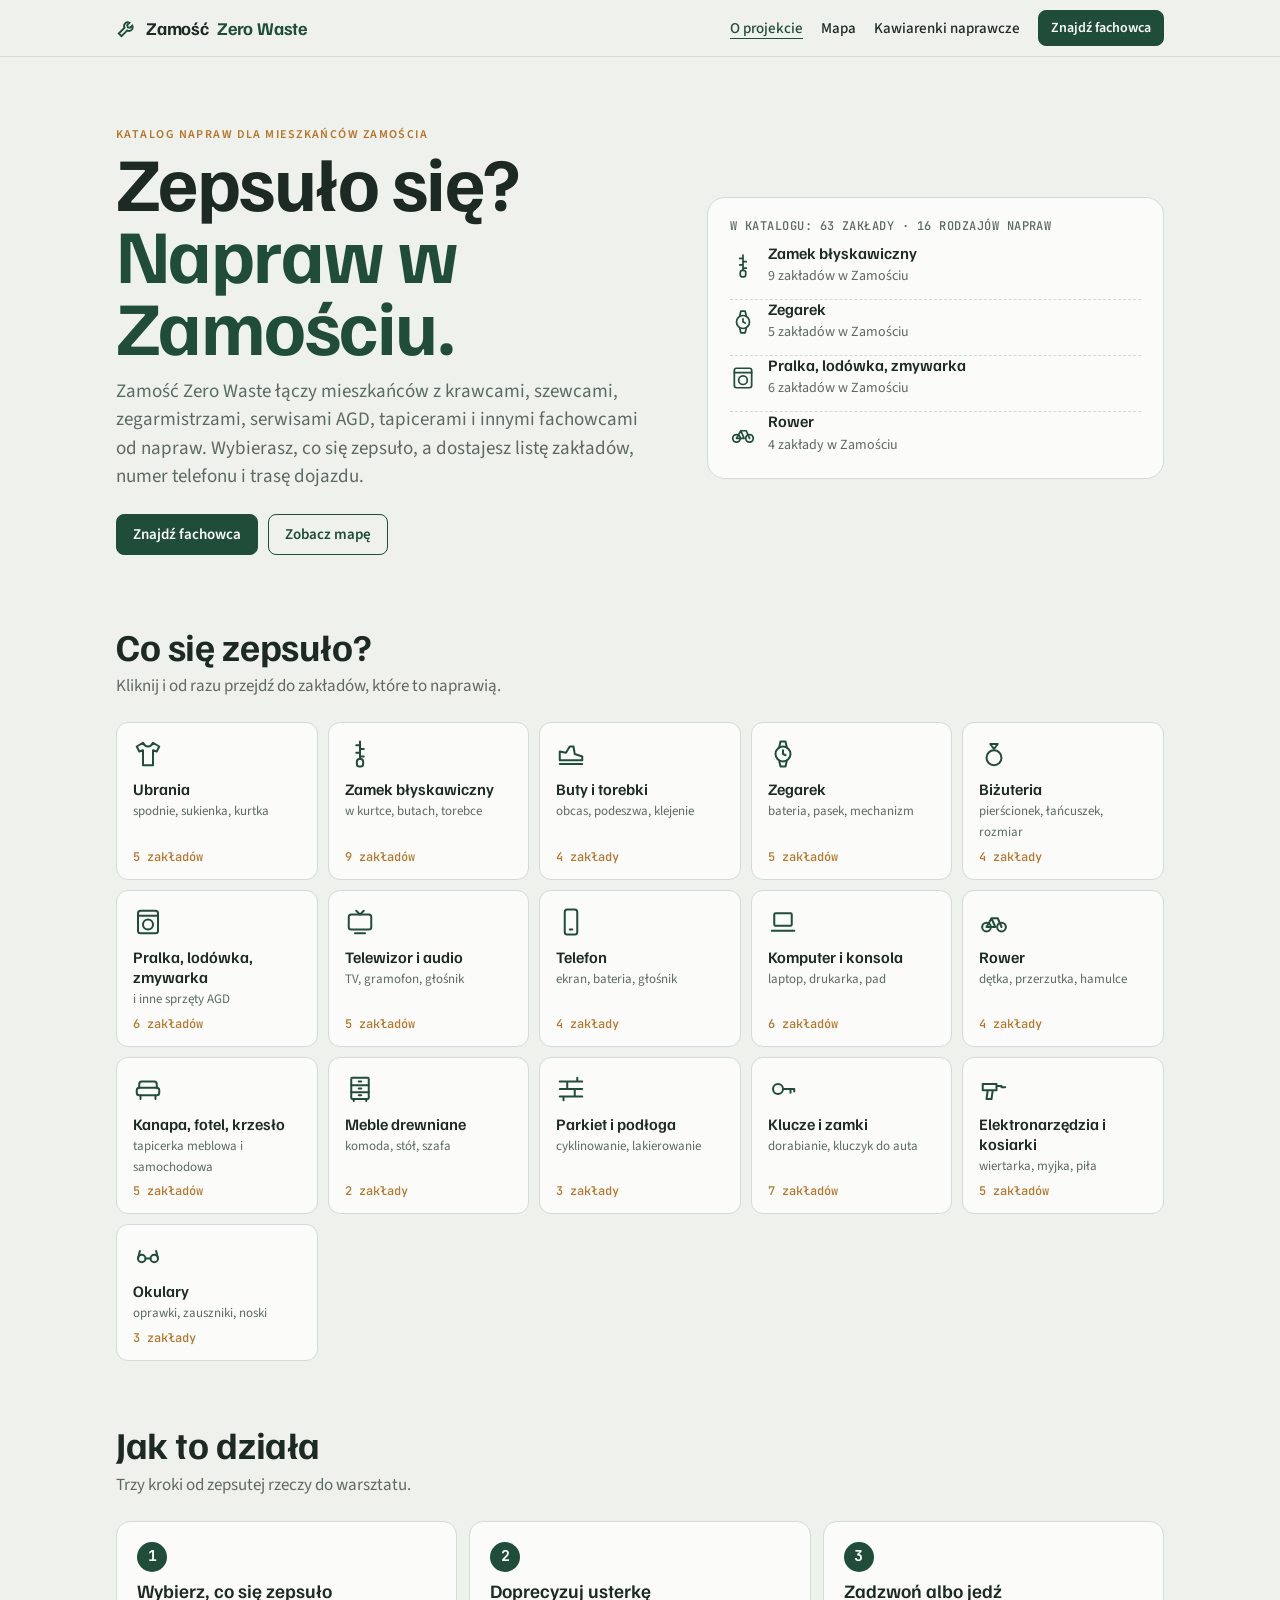
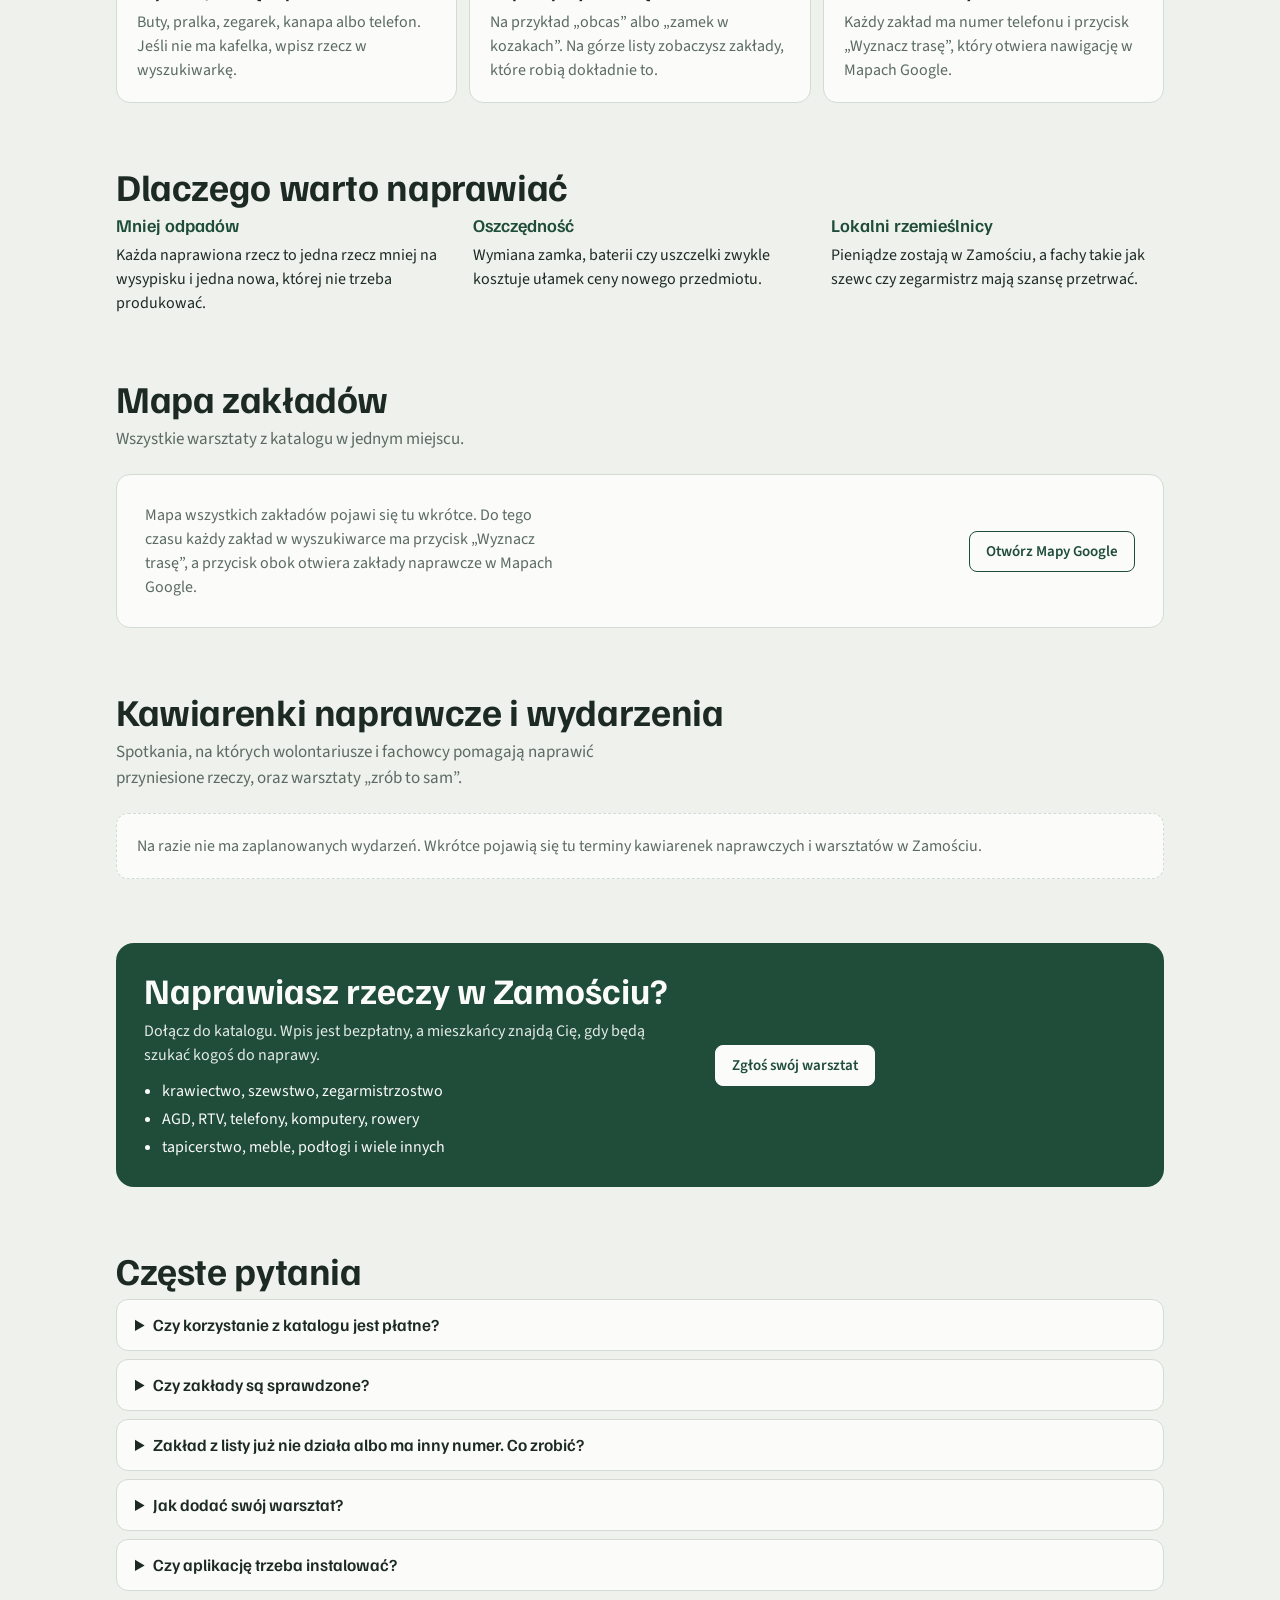
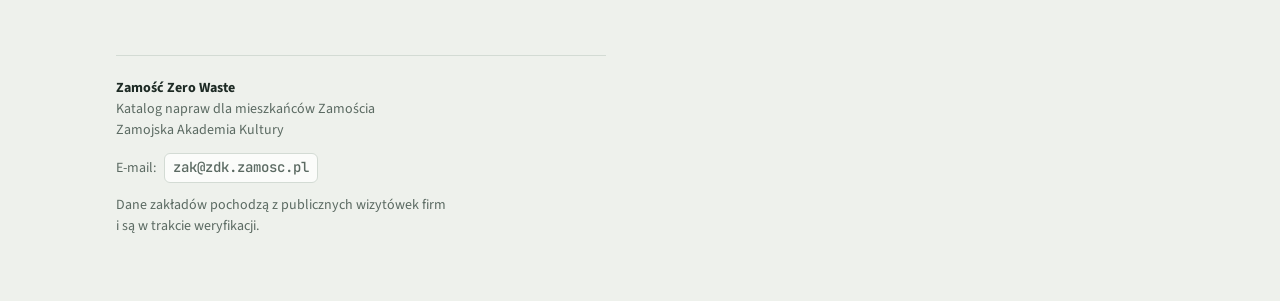
<file: index.html>
<!doctype html>
<html lang="pl">
<head>
<meta charset="utf-8">
<meta name="viewport" content="width=device-width,initial-scale=1,viewport-fit=cover">
<title>Zamość Zero Waste</title>
<meta name="description" content="Katalog napraw dla mieszkańców Zamościa: krawcy, szewcy, zegarmistrze, serwisy AGD i inni fachowcy.">
<meta property="og:title" content="Zamość Zero Waste">
<meta property="og:description" content="Katalog napraw dla mieszkańców Zamościa: krawcy, szewcy, zegarmistrze, serwisy AGD i inni fachowcy.">
<meta name="theme-color" content="#1f4d3a">
<link rel="preconnect" href="https://fonts.googleapis.com">
<link rel="stylesheet" href="https://fonts.googleapis.com/css2?family=Familjen+Grotesk:wght@500;600;700&family=Source+Sans+3:wght@400;500;600&family=JetBrains+Mono:wght@500&display=swap">
<link rel="stylesheet" href="style.css">
</head>
<body>
<nav class="nav" aria-label="Menu">
  <div class="in">
    <a class="logo" href="index.html"><svg width="22" height="22" viewBox="0 0 24 24" fill="none" stroke="currentColor" stroke-width="2" stroke-linecap="round" aria-hidden="true"><path d="M14.7 6.3a4 4 0 0 0-5.4 5.4L3 18l3 3 6.3-6.3a4 4 0 0 0 5.4-5.4l-2.5 2.5-2.4-.6-.6-2.4z"/></svg>Zamość <span>Zero Waste</span></a>
    <a class="nl" href="index.html" aria-current="page">O projekcie</a>
    <a class="nl" href="#mapa">Mapa</a>
    <a class="nl" href="#wydarzenia">Kawiarenki naprawcze</a>
    <a class="btn sm" href="aplikacja.html">Znajdź fachowca</a>
  </div>
</nav>
<div class="wrap">
  <header class="hero">
    <div>
      <span class="eyebrow">Katalog napraw dla mieszkańców Zamościa</span>
      <h1>Zepsuło się?<br><span>Napraw w Zamościu.</span></h1>
      <p class="lead">Zamość Zero Waste łączy mieszkańców z krawcami, szewcami, zegarmistrzami, serwisami AGD, tapicerami i innymi fachowcami od napraw. Wybierasz, co się zepsuło, a dostajesz listę zakładów, numer telefonu i trasę dojazdu.</p>
      <div class="cta">
        <a class="btn" href="aplikacja.html">Znajdź fachowca</a>
        <a class="btn ghost" href="#mapa">Zobacz mapę</a>
      </div>
    </div>
    <aside class="bench" aria-label="Przykłady z katalogu">
      <span class="tag-line" id="benchHead">W KATALOGU</span>
      <div id="bench"></div>
    </aside>
  </header>

  <section class="sec" id="kategorie">
    <h2>Co się zepsuło?</h2>
    <p class="intro">Kliknij i od razu przejdź do zakładów, które to naprawią.</p>
    <div class="tiles" id="tiles"></div>
  </section>

  <section class="sec" id="jak">
    <h2>Jak to działa</h2>
    <p class="intro">Trzy kroki od zepsutej rzeczy do warsztatu.</p>
    <ol class="how">
      <li><h3>Wybierz, co się zepsuło</h3><p>Buty, pralka, zegarek, kanapa albo telefon. Jeśli nie ma kafelka, wpisz rzecz w wyszukiwarkę.</p></li>
      <li><h3>Doprecyzuj usterkę</h3><p>Na przykład „obcas” albo „zamek w kozakach”. Na górze listy zobaczysz zakłady, które robią dokładnie to.</p></li>
      <li><h3>Zadzwoń albo jedź</h3><p>Każdy zakład ma numer telefonu i przycisk „Wyznacz trasę”, który otwiera nawigację w Mapach Google.</p></li>
    </ol>
  </section>

  <section class="sec">
    <h2>Dlaczego warto naprawiać</h2>
    <div class="why3">
      <div><h3>Mniej odpadów</h3><p>Każda naprawiona rzecz to jedna rzecz mniej na wysypisku i jedna nowa, której nie trzeba produkować.</p></div>
      <div><h3>Oszczędność</h3><p>Wymiana zamka, baterii czy uszczelki zwykle kosztuje ułamek ceny nowego przedmiotu.</p></div>
      <div><h3>Lokalni rzemieślnicy</h3><p>Pieniądze zostają w Zamościu, a fachy takie jak szewc czy zegarmistrz mają szansę przetrwać.</p></div>
    </div>
  </section>

  <section class="sec" id="mapa">
    <h2>Mapa zakładów</h2>
    <p class="intro">Wszystkie warsztaty z katalogu w jednym miejscu.</p>
    <div class="mapframe" id="mapbox"></div>
  </section>

  <section class="sec" id="wydarzenia">
    <h2>Kawiarenki naprawcze i wydarzenia</h2>
    <p class="intro">Spotkania, na których wolontariusze i fachowcy pomagają naprawić przyniesione rzeczy, oraz warsztaty „zrób to sam”.</p>
    <div class="evlist" id="evlist"></div>
  </section>

  <section class="sec">
    <div class="band">
      <div>
        <h2>Naprawiasz rzeczy w Zamościu?</h2>
        <p>Dołącz do katalogu. Wpis jest bezpłatny, a mieszkańcy znajdą Cię, gdy będą szukać kogoś do naprawy.</p>
        <ul><li>krawiectwo, szewstwo, zegarmistrzostwo</li><li>AGD, RTV, telefony, komputery, rowery</li><li>tapicerstwo, meble, podłogi i wiele innych</li></ul>
      </div>
      <a class="btn" href="aplikacja.html#dodaj">Zgłoś swój warsztat</a>
    </div>
  </section>

  <section class="sec" id="pytania">
    <h2>Częste pytania</h2>
    <div class="faq">
      <details><summary>Czy korzystanie z katalogu jest płatne?</summary><p>Nie. Katalog jest bezpłatny dla mieszkańców i dla zakładów. Cenę naprawy ustalasz bezpośrednio z fachowcem.</p></details>
      <details><summary>Czy zakłady są sprawdzone?</summary><p>Katalog jest w wersji testowej. Dane pochodzą z publicznych wizytówek firm i są stopniowo weryfikowane. Przed wizytą zadzwoń i potwierdź godziny otwarcia.</p></details>
      <details><summary>Zakład z listy już nie działa albo ma inny numer. Co zrobić?</summary><p>Wypełnij formularz „Zgłoś swój warsztat” i wybierz „Ten zakład już nie działa” albo „Poprawka istniejącego wpisu”. Poprawimy dane.</p></details>
      <details><summary>Jak dodać swój warsztat?</summary><p>Wypełnij krótki formularz na stronie wyszukiwarki. Wpis pojawi się po sprawdzeniu.</p></details>
      <details><summary>Czy aplikację trzeba instalować?</summary><p>Nie. Działa w przeglądarce na telefonie i komputerze. Możesz dodać ją do ekranu głównego telefonu z menu przeglądarki.</p></details>
    </div>
  </section>

  <footer class="sitefoot" id="stopka"></footer>
</div>

<script src="config.js"></script>
<script src="dane.js"></script>
<script src="wspolne.js"></script>
<script src="strona.js"></script>
</body>
</html>
</file>
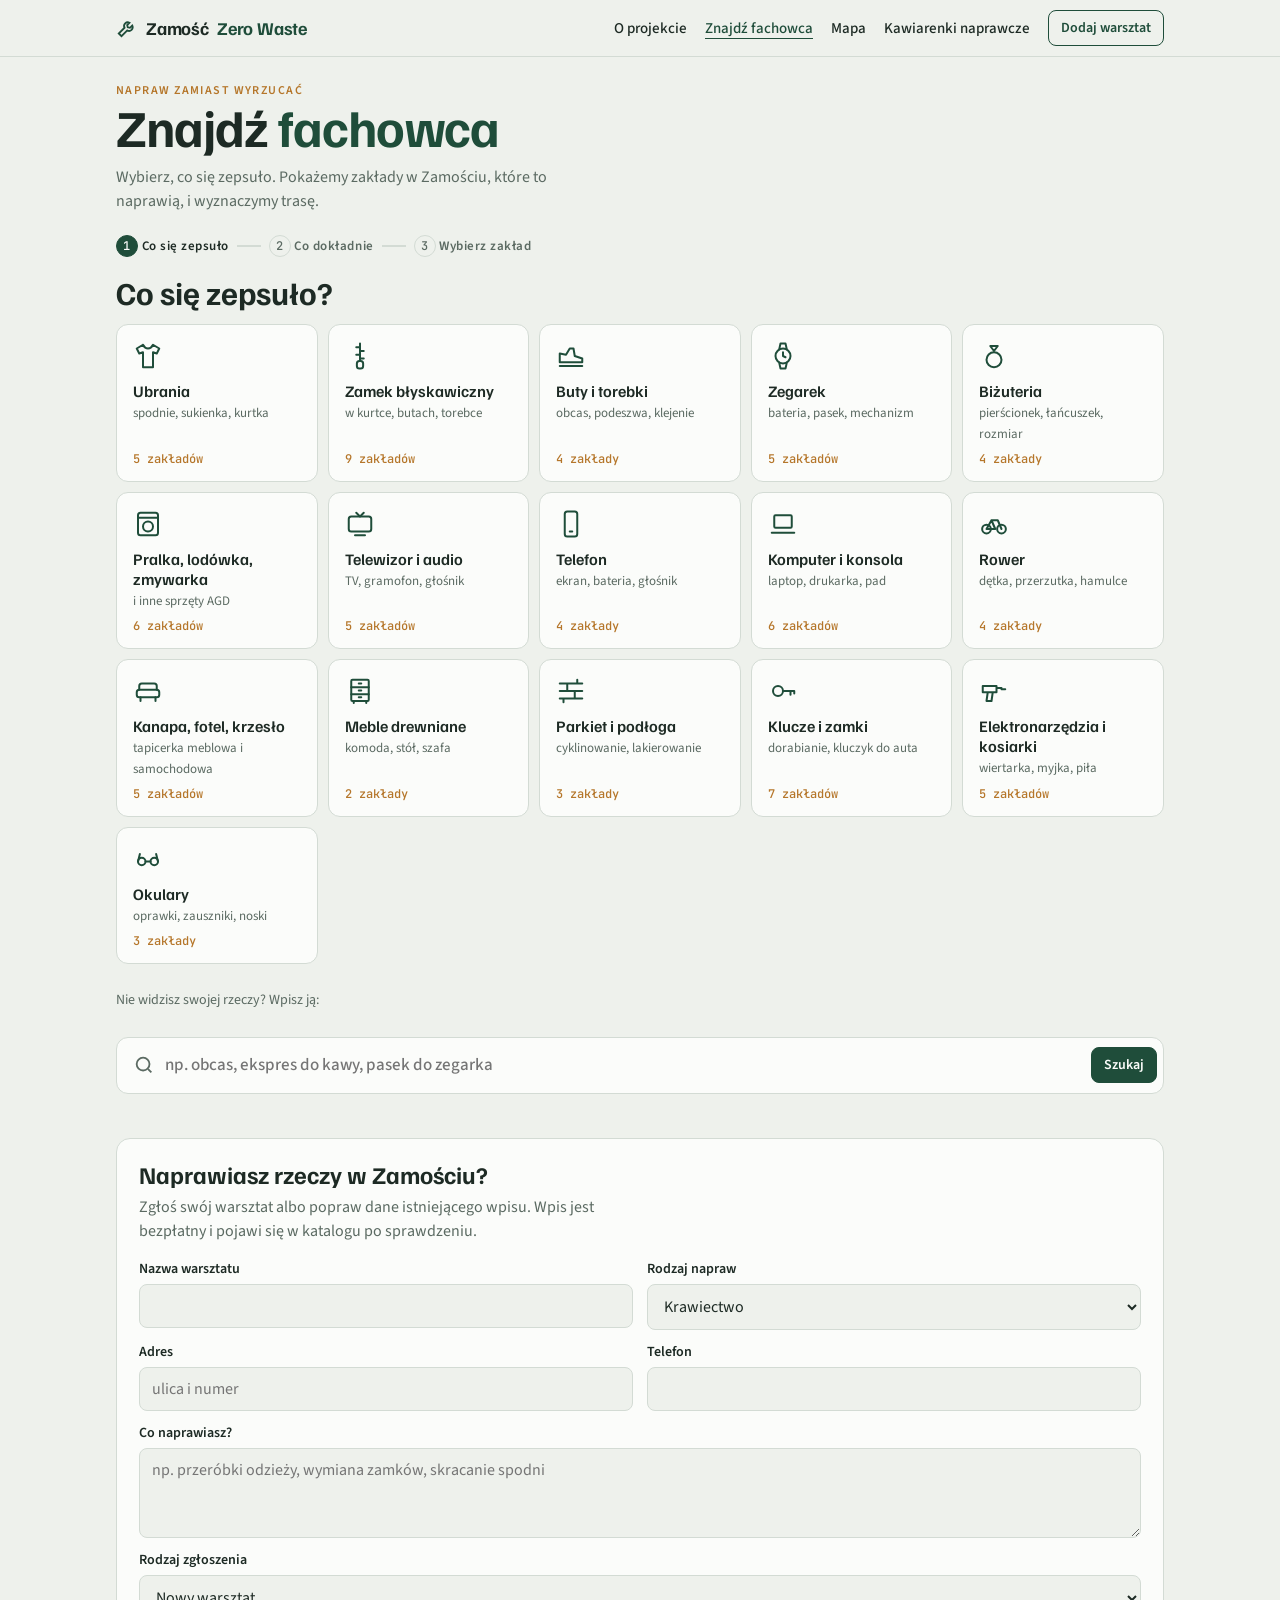
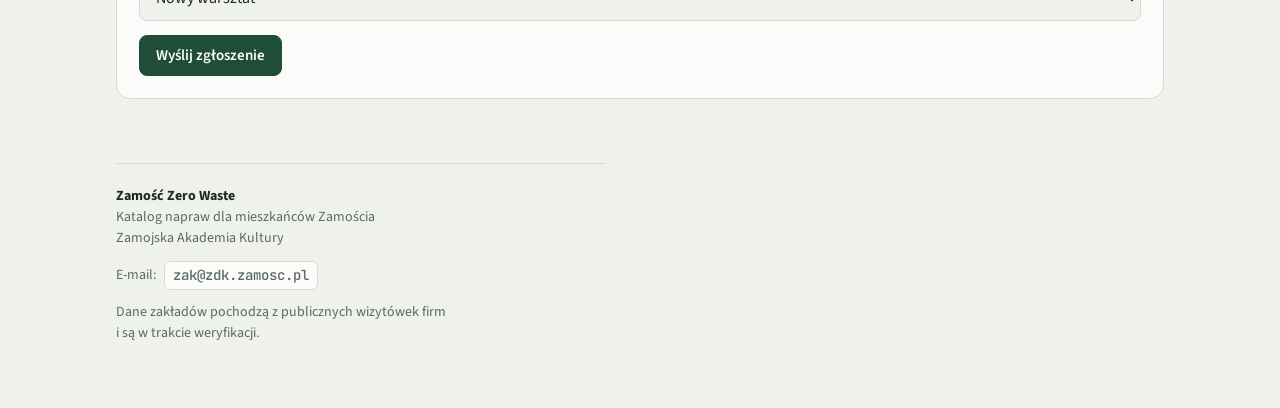
<file: aplikacja.html>
<!doctype html>
<html lang="pl">
<head>
<meta charset="utf-8">
<meta name="viewport" content="width=device-width,initial-scale=1,viewport-fit=cover">
<title>Znajdź fachowca – Zamość Zero Waste</title>
<meta name="description" content="Wybierz, co się zepsuło, i znajdź w Zamościu zakład, który to naprawi.">
<meta property="og:title" content="Znajdź fachowca – Zamość Zero Waste">
<meta property="og:description" content="Wybierz, co się zepsuło, i znajdź w Zamościu zakład, który to naprawi.">
<meta name="theme-color" content="#1f4d3a">
<link rel="preconnect" href="https://fonts.googleapis.com">
<link rel="stylesheet" href="https://fonts.googleapis.com/css2?family=Familjen+Grotesk:wght@500;600;700&family=Source+Sans+3:wght@400;500;600&family=JetBrains+Mono:wght@500&display=swap">
<link rel="stylesheet" href="style.css">
</head>
<body>
<nav class="nav" aria-label="Menu">
  <div class="in">
    <a class="logo" href="index.html"><svg width="22" height="22" viewBox="0 0 24 24" fill="none" stroke="currentColor" stroke-width="2" stroke-linecap="round" aria-hidden="true"><path d="M14.7 6.3a4 4 0 0 0-5.4 5.4L3 18l3 3 6.3-6.3a4 4 0 0 0 5.4-5.4l-2.5 2.5-2.4-.6-.6-2.4z"/></svg>Zamość <span>Zero Waste</span></a>
    <a class="nl" href="index.html">O projekcie</a>
    <a class="nl" href="aplikacja.html" aria-current="page">Znajdź fachowca</a>
    <a class="nl" href="index.html#mapa">Mapa</a>
    <a class="nl" href="index.html#wydarzenia">Kawiarenki naprawcze</a>
    <a class="btn ghost sm" href="#dodaj">Dodaj warsztat</a>
  </div>
</nav>
<div class="wrap">
  <header class="top">
    <div class="brand">
      <span class="eyebrow">Napraw zamiast wyrzucać</span>
      <h1>Znajdź <span>fachowca</span></h1>
      <p class="lead">Wybierz, co się zepsuło. Pokażemy zakłady w Zamościu, które to naprawią, i wyznaczymy trasę.</p>
    </div>
  </header>

  <div class="steps" aria-label="Postęp">
    <span id="st1" class="on"><i>1</i> Co się zepsuło</span><span class="sep"></span><span id="st2"><i>2</i> Co dokładnie</span><span class="sep"></span><span id="st3"><i>3</i> Wybierz zakład</span>
  </div>

  <section id="stepSub" hidden>
    <button class="back" data-back="1" type="button"><svg width="18" height="18" viewBox="0 0 24 24" fill="none" stroke="currentColor" stroke-width="2" aria-hidden="true"><path d="M15 18l-6-6 6-6"/></svg>Zmień, co się zepsuło</button>
    <h2 class="q" id="subQ"></h2>
    <div class="subs" id="subs"></div>
  </section>

  <section id="step1">
    <h2 class="q">Co się zepsuło?</h2>
    <div class="tiles" id="tiles"></div>
    <p class="or">Nie widzisz swojej rzeczy? Wpisz ją:</p>
    <div class="search" role="search">
      <svg width="22" height="22" viewBox="0 0 24 24" fill="none" stroke="currentColor" stroke-width="2" aria-hidden="true"><circle cx="11" cy="11" r="7"/><path d="m20 20-3.5-3.5"/></svg>
      <input id="q" type="search" placeholder="np. obcas, ekspres do kawy, pasek do zegarka" aria-label="Wpisz, co się zepsuło" autocomplete="off">
      <button class="btn sm" id="qgo" type="button">Szukaj</button>
    </div>
  </section>

  <section id="step2" hidden>
    <button class="back" id="back" type="button"><svg width="18" height="18" viewBox="0 0 24 24" fill="none" stroke="currentColor" stroke-width="2" aria-hidden="true"><path d="M15 18l-6-6 6-6"/></svg><span id="backTxt">Zmień, co się zepsuło</span></button>
    <div class="reshead">
      <div><h2 id="resTitle"></h2><p id="resSub"></p></div>
      <a class="btn" id="mapAll" target="_blank" rel="noopener"><svg width="18" height="18" viewBox="0 0 24 24" fill="none" stroke="currentColor" stroke-width="2" aria-hidden="true"><path d="M9 4 3 6v14l6-2 6 2 6-2V4l-6 2-6-2zM9 4v14M15 6v14"/></svg>Pokaż wszystkie na mapie</a>
    </div>
    <div id="list" aria-live="polite"></div>
    <div class="tips" id="tips"></div>
    <div class="notice" role="note">
      <svg width="18" height="18" viewBox="0 0 24 24" fill="none" stroke="currentColor" stroke-width="2" aria-hidden="true" style="flex:none;margin-top:2px"><circle cx="12" cy="12" r="9"/><path d="M12 8v5M12 16.5v.5"/></svg>
      <p><strong>Wersja testowa.</strong> Dane pochodzą z publicznych wizytówek firm i czekają na weryfikację. Przed wizytą zadzwoń i potwierdź godziny otwarcia. „Wyznacz trasę” otwiera Mapy Google z trasą od Twojej lokalizacji.</p>
    </div>
  </section>

  <section class="panel" id="dodaj">
    <h2>Naprawiasz rzeczy w Zamościu?</h2>
    <p>Zgłoś swój warsztat albo popraw dane istniejącego wpisu. Wpis jest bezpłatny i pojawi się w katalogu po sprawdzeniu.</p>
    <form id="form" novalidate>
      <label>Nazwa warsztatu<input id="f-name" required maxlength="120"></label>
      <label>Rodzaj napraw<select id="f-cat" required></select></label>
      <label>Adres<input id="f-addr" maxlength="160" placeholder="ulica i numer"></label>
      <label>Telefon<input id="f-phone" maxlength="40" inputmode="tel"></label>
      <label class="full">Co naprawiasz?<textarea id="f-desc" maxlength="600" placeholder="np. przeróbki odzieży, wymiana zamków, skracanie spodni"></textarea></label>
      <label class="full">Rodzaj zgłoszenia<select id="f-type"><option value="Nowy warsztat">Nowy warsztat</option><option value="Poprawka istniejącego wpisu">Poprawka istniejącego wpisu</option><option value="Zakład już nie działa">Ten zakład już nie działa</option></select></label>
      <div class="formfoot full"><button class="btn" type="submit" id="f-send">Wyślij zgłoszenie</button><span class="status" id="f-status" role="status"></span></div>
    </form>
  </section>

  <footer class="sitefoot" id="stopka"></footer>
</div>

<script src="config.js"></script>
<script src="dane.js"></script>
<script src="wspolne.js"></script>
<script src="aplikacja.js"></script>
</body>
</html>
</file>
<file: style.css>
*{box-sizing:border-box}html{-webkit-text-size-adjust:100%}body{margin:0}img{max-width:100%}[hidden]{display:none!important}:root{padding-top:env(safe-area-inset-top,0px);padding-bottom:env(safe-area-inset-bottom,0px)}

/* Layout: trzy kroki jak szuflady warsztatu – kafelki „co się zepsuło”, pytanie „co dokładnie”, lista zakładów z poradami, trasą i licznikiem napraw */
:root{
  --bg:#eef1ec; --surface:#fbfcfa; --ink:#1d2a24; --muted:#5b6a62; --line:#d3dbd4;
  --green:#1f4d3a; --green-soft:#dfe9e2; --brass:#b5762a; --brass-soft:#f3e6d2; --warn:#9a5b10; --warn-bg:#fbefd9;
  --f-display:"Familjen Grotesk",system-ui,sans-serif;
  --f-body:"Source Sans 3",system-ui,sans-serif;
  --f-mono:"JetBrains Mono",ui-monospace,monospace;
}
@media (prefers-color-scheme:dark){:root:not([data-theme="light"]){
  --bg:#121915; --surface:#1a231e; --ink:#e5ece7; --muted:#9aaba1; --line:#2c3a32;
  --green:#7fc4a0; --green-soft:#21352a; --brass:#e0a35a; --brass-soft:#3a2c1a; --warn:#f0bd6e; --warn-bg:#352812; color-scheme:dark}}
:root[data-theme="dark"]{
  --bg:#121915; --surface:#1a231e; --ink:#e5ece7; --muted:#9aaba1; --line:#2c3a32;
  --green:#7fc4a0; --green-soft:#21352a; --brass:#e0a35a; --brass-soft:#3a2c1a; --warn:#f0bd6e; --warn-bg:#352812; color-scheme:dark}
*{box-sizing:border-box}
body{background:var(--bg);color:var(--ink);font:16px/1.5 var(--f-body)}
.wrap{max-width:1080px;margin:0 auto;padding-inline:16px;padding-block:28px 64px}
header.top{display:flex;flex-wrap:wrap;gap:16px;align-items:flex-end;justify-content:space-between}
.brand{display:flex;flex-direction:column;gap:4px;min-width:0}
.eyebrow{font:600 12px/1 var(--f-body);letter-spacing:.12em;text-transform:uppercase;color:var(--brass)}
h1{font:700 clamp(32px,6vw,52px)/1 var(--f-display);margin:0;letter-spacing:-.02em;text-wrap:balance}
h1 span{color:var(--green)}
.lead{margin:8px 0 0;color:var(--muted);max-width:60ch}
.btn{display:inline-flex;align-items:center;gap:8px;font:600 15px/1 var(--f-body);border-radius:8px;padding:12px 16px;cursor:pointer;border:1.5px solid var(--green);background:var(--green);color:var(--surface);text-decoration:none}
.btn.ghost{background:transparent;color:var(--green)}
.btn.sm{padding:10px 12px;font-size:14px}
.btn:focus-visible,.tile:focus-visible,.back:focus-visible,input:focus-visible,select:focus-visible,textarea:focus-visible,a:focus-visible,button:focus-visible{outline:3px solid var(--brass);outline-offset:2px}
.steps{display:flex;gap:8px;align-items:center;margin-top:22px;font:600 13px/1 var(--f-body);color:var(--muted);letter-spacing:.04em}
.steps i{font-style:normal;display:inline-grid;place-items:center;width:22px;height:22px;border-radius:50%;border:1.5px solid var(--line);font:500 12px/1 var(--f-mono)}
.steps .on{color:var(--ink)} .steps .on i{background:var(--green);border-color:var(--green);color:var(--surface)}
.steps .sep{width:24px;height:1.5px;background:var(--line)}
h2.q{font:700 clamp(24px,4vw,32px)/1.1 var(--f-display);margin:18px 0 14px;text-wrap:balance}
.tiles{display:grid;grid-template-columns:repeat(auto-fill,minmax(180px,1fr));gap:10px}
.tile{display:flex;flex-direction:column;align-items:flex-start;gap:10px;text-align:left;background:var(--surface);border:1.5px solid var(--line);border-radius:12px;padding:16px;cursor:pointer;color:var(--ink);font:600 16px/1.25 var(--f-display);min-height:118px}
.tile svg{color:var(--green)}
.tile small{font:400 13px/1.3 var(--f-body);color:var(--muted)}
.tile .n{margin-top:auto;font:500 12px/1 var(--f-mono);color:var(--brass)}
@media (prefers-reduced-motion:no-preference){.tile,.card{transition:border-color .15s,transform .15s}.tile:hover{transform:translateY(-2px)}}
.tile:hover{border-color:var(--green)}
.search{margin-top:26px;display:flex;align-items:center;gap:10px;background:var(--surface);border:1.5px solid var(--line);border-radius:12px;padding:6px 6px 6px 16px}
.search svg{flex:none;color:var(--muted)}
.search input{flex:1;min-width:0;border:0;background:transparent;font:500 17px/1.4 var(--f-body);color:var(--ink);padding:10px 0}
.search input:focus{outline:none}
.or{margin:26px 0 0;color:var(--muted);font-size:14px}
.notice{margin-top:20px;display:flex;gap:10px;align-items:flex-start;background:var(--warn-bg);color:var(--warn);border-radius:10px;padding:12px 14px;font-size:14px}
.notice p{margin:0;color:var(--ink)}
.back{display:inline-flex;align-items:center;gap:6px;border:0;background:none;color:var(--green);font:600 15px/1 var(--f-body);cursor:pointer;padding:8px 0;margin-top:14px}
.reshead{display:flex;flex-wrap:wrap;gap:14px;align-items:flex-end;justify-content:space-between;margin:6px 0 16px}
.reshead h2{font:700 clamp(24px,4vw,32px)/1.1 var(--f-display);margin:0;text-wrap:balance}
.reshead p{margin:4px 0 0;color:var(--muted);font-size:15px}
.grid{display:grid;grid-template-columns:repeat(auto-fill,minmax(300px,1fr));gap:12px}
.card{background:var(--surface);border:1px solid var(--line);border-radius:12px;padding:16px;display:flex;flex-direction:column;gap:10px;min-width:0}
.card:hover{border-color:var(--green)}
.card .cat{font:600 11px/1 var(--f-body);letter-spacing:.1em;text-transform:uppercase;color:var(--brass)}
.card h3{font:600 18px/1.25 var(--f-display);margin:0;text-wrap:balance}
.card .desc{margin:0;color:var(--muted);font-size:15px}
.row{display:flex;gap:8px;align-items:flex-start;font-size:15px;min-width:0}
.row svg{flex:none;margin-top:3px;color:var(--muted)}
.phone{font:500 15px/1.4 var(--f-mono);color:var(--ink);text-decoration:none;font-variant-numeric:tabular-nums}
.phone:hover{color:var(--green)}
.nophone{color:var(--muted);font-style:italic}
.tag{align-self:flex-start;font:600 11px/1 var(--f-body);letter-spacing:.06em;text-transform:uppercase;padding:5px 8px;border-radius:6px;background:var(--brass-soft);color:var(--warn)}
.tag.flag{background:var(--warn-bg)}
.actions{display:flex;flex-wrap:wrap;gap:8px 14px;align-items:center;margin-top:auto;padding-top:10px;border-top:1px dashed var(--line)}
.link{font:600 14px/1 var(--f-body);color:var(--green);text-decoration:none;padding:8px 0}
.link:hover{text-decoration:underline}
.copy{border:0;background:none;color:var(--muted);font:500 13px/1 var(--f-body);cursor:pointer;padding:8px 0}
.empty{grid-column:1/-1;text-align:center;padding:40px 16px;color:var(--muted)}
.panel{margin-top:44px;background:var(--surface);border:1px solid var(--line);border-radius:14px;padding:22px}
.panel h2{font:700 24px/1.15 var(--f-display);margin:0 0 6px}
.panel>p{margin:0 0 18px;color:var(--muted);max-width:60ch}
form{display:grid;grid-template-columns:1fr 1fr;gap:14px}
form .full{grid-column:1/-1}
label{display:flex;flex-direction:column;gap:6px;font:600 14px/1.2 var(--f-body)}
input,select,textarea{font:400 16px/1.4 var(--f-body);color:var(--ink);background:var(--bg);border:1.5px solid var(--line);border-radius:8px;padding:10px 12px;width:100%}
textarea{min-height:90px;resize:vertical}
.formfoot{display:flex;flex-wrap:wrap;gap:12px;align-items:center}
.status{font-size:14px}
.status.ok{color:var(--green)}.status.err{color:var(--warn)}
.queue{margin-top:28px;border-top:1px solid var(--line);padding-top:18px}
.queue h3{font:600 17px/1.2 var(--f-display);margin:0 0 10px}
.queue ul{list-style:none;padding:0;margin:0;display:flex;flex-direction:column;gap:8px}
.queue li{background:var(--bg);border-radius:8px;padding:10px 12px;font-size:14px}
footer{margin-top:36px;color:var(--muted);font-size:13px;max-width:70ch}
.counter{margin-top:22px;display:flex;flex-wrap:wrap;gap:12px 20px;align-items:center;background:var(--green);color:var(--surface);border-radius:14px;padding:16px 20px}
.counter .num{font:700 clamp(36px,7vw,52px)/1 var(--f-display);font-variant-numeric:tabular-nums;letter-spacing:-.02em}
.counter .txt{display:flex;flex-direction:column;gap:2px;min-width:0;flex:1}
.counter .txt strong{font:600 17px/1.2 var(--f-display)}
.counter .txt span{font-size:14px;opacity:.85}
.subs{display:grid;grid-template-columns:repeat(auto-fill,minmax(220px,1fr));gap:10px}
.sub{text-align:left;background:var(--surface);border:1.5px solid var(--line);border-radius:12px;padding:16px;cursor:pointer;color:var(--ink);font:600 16px/1.25 var(--f-display)}
.sub:hover{border-color:var(--green)}
.sub.all{background:transparent;border-style:dashed;color:var(--muted)}
.tips{display:grid;grid-template-columns:repeat(auto-fit,minmax(260px,1fr));gap:12px;margin-top:24px}
.tipbox{background:var(--green-soft);border-radius:12px;padding:16px 18px;min-width:0}
.tipbox.ask{background:var(--brass-soft)}
.tipbox h3{font:600 15px/1.2 var(--f-display);margin:0 0 8px;letter-spacing:.01em}
.tipbox ul{margin:0;padding-left:18px;display:flex;flex-direction:column;gap:6px;font-size:15px}
.why{grid-column:1/-1;margin:0;font-size:15px;color:var(--ink);border-left:3px solid var(--brass);padding:2px 0 2px 12px}
.subhead{font:600 13px/1 var(--f-body);letter-spacing:.1em;text-transform:uppercase;color:var(--muted);margin:22px 0 10px}
.fixed{border:1.5px solid var(--green);background:transparent;color:var(--green);border-radius:8px;padding:9px 12px;font:600 14px/1 var(--f-body);cursor:pointer}
.fixed[disabled]{border-color:transparent;background:var(--green-soft);cursor:default}
.events{margin-top:40px}
.events h2{font:700 24px/1.15 var(--f-display);margin:0 0 6px}
.events>p{margin:0 0 16px;color:var(--muted);max-width:60ch}
.evlist{display:flex;flex-direction:column;gap:10px}
.ev{display:grid;grid-template-columns:auto 1fr;gap:16px;align-items:start;background:var(--surface);border:1px solid var(--line);border-radius:12px;padding:14px 16px}
.ev .date{display:flex;flex-direction:column;align-items:center;justify-content:center;width:64px;padding:8px 0;border-radius:10px;background:var(--brass-soft);color:var(--warn)}
.ev .date b{font:700 24px/1 var(--f-display);font-variant-numeric:tabular-nums}
.ev .date span{font:600 11px/1.4 var(--f-body);letter-spacing:.08em;text-transform:uppercase}
.ev h3{font:600 17px/1.25 var(--f-display);margin:0 0 4px}
.ev p{margin:0;font-size:15px;color:var(--muted)}
.ev .del{border:0;background:none;color:var(--warn);font:500 13px/1 var(--f-body);cursor:pointer;padding:6px 0 0}
.evempty{background:var(--surface);border:1.5px dashed var(--line);border-radius:12px;padding:20px;color:var(--muted)}
.evform{margin-top:14px;background:var(--surface);border:1px solid var(--line);border-radius:12px;padding:18px}
.evform h3{font:600 17px/1.2 var(--f-display);margin:0 0 12px}
@media (max-width:620px){form{grid-template-columns:1fr}.grid{grid-template-columns:1fr}.tiles{grid-template-columns:1fr 1fr}.tile{min-height:110px;padding:14px}.subs{grid-template-columns:1fr}.steps>span:not(.on):not(.sep){font-size:0;gap:0}.steps>span:not(.on):not(.sep) i{font-size:12px}}
/* ---- Serwis: nawigacja i strona promocyjna ---- */
.nav{position:sticky;top:env(safe-area-inset-top,0px);z-index:10;background:var(--bg);border-bottom:1px solid var(--line)}
.nav .in{max-width:1080px;margin:0 auto;padding-inline:16px;padding-block:10px;display:flex;align-items:center;gap:18px}
.logo{display:flex;align-items:center;gap:8px;font:700 18px/1 var(--f-display);color:var(--ink);text-decoration:none;letter-spacing:-.01em;margin-right:auto}
.logo svg{color:var(--green)}
.logo span{color:var(--green)}
.nav a.nl{color:var(--ink);text-decoration:none;font:500 15px/1 var(--f-body);padding:8px 0}
.nav a.nl:hover,.nav a.nl[aria-current]{color:var(--green);text-decoration:underline;text-underline-offset:5px}
@media (max-width:760px){.nav a.nl{display:none}}
a.tile{text-decoration:none}
.hero{display:grid;grid-template-columns:1.1fr .9fr;gap:32px;align-items:center;padding-block:36px 8px}
.hero h1{font-size:clamp(40px,7.5vw,76px);line-height:.95}
.hero .lead{font-size:19px;margin-top:16px}
.hero .cta{display:flex;flex-wrap:wrap;gap:10px;margin-top:22px}
.bench{background:var(--surface);border:1px solid var(--line);border-radius:18px;padding:22px;display:flex;flex-direction:column;gap:12px}
.bench .tag-line{font:500 12px/1 var(--f-mono);color:var(--muted);letter-spacing:.04em}
.ticket{display:grid;grid-template-columns:auto 1fr;gap:12px;align-items:center;border-bottom:1px dashed var(--line);padding-bottom:12px}
.ticket:last-child{border-bottom:0;padding-bottom:0}
.ticket svg{color:var(--green)}
.ticket b{font:600 16px/1.2 var(--f-display);display:block}
.ticket small{color:var(--muted);font-size:14px}
@media (max-width:760px){.hero{grid-template-columns:1fr;gap:22px}}
.sec{margin-top:64px}
.sec>h2{font:700 clamp(26px,4.5vw,38px)/1.05 var(--f-display);margin:0 0 8px;letter-spacing:-.01em;text-wrap:balance}
.sec>p.intro{margin:0 0 22px;color:var(--muted);max-width:62ch;font-size:17px}
.how{display:grid;grid-template-columns:repeat(3,1fr);gap:12px;counter-reset:k}
.how li{list-style:none;background:var(--surface);border:1px solid var(--line);border-radius:14px;padding:20px;display:flex;flex-direction:column;gap:8px}
.how li::before{counter-increment:k;content:counter(k);font:700 15px/1 var(--f-mono);color:var(--surface);background:var(--green);width:30px;height:30px;border-radius:50%;display:grid;place-items:center}
.how h3{font:600 19px/1.2 var(--f-display);margin:0}
.how p{margin:0;color:var(--muted)}
@media (max-width:760px){.how{grid-template-columns:1fr}}
.how{padding:0;margin:0}
.why3{display:grid;grid-template-columns:repeat(3,1fr);gap:24px}
.why3 h3{font:600 18px/1.2 var(--f-display);margin:0 0 6px;color:var(--green)}
.why3 p{margin:0;color:var(--ink)}
@media (max-width:760px){.why3{grid-template-columns:1fr}}
.band{background:var(--green);color:var(--surface);border-radius:18px;padding:28px;display:grid;grid-template-columns:1.3fr 1fr;gap:24px;align-items:center}
.band h2{font:700 clamp(26px,4vw,36px)/1.05 var(--f-display);margin:0 0 10px}
.band p{margin:0;opacity:.9}
.band ul{margin:12px 0 0;padding-left:18px;display:flex;flex-direction:column;gap:4px}
.band .btn{background:var(--surface);color:var(--green);border-color:var(--surface);justify-self:start}
@media (max-width:760px){.band{grid-template-columns:1fr}}
.mapframe{border:1px solid var(--line);border-radius:14px;overflow:hidden;background:var(--surface)}
.mapframe iframe{display:block;width:100%;height:480px;border:0}
.mapempty{padding:28px;display:flex;flex-wrap:wrap;gap:16px;align-items:center;justify-content:space-between}
.mapempty p{margin:0;color:var(--muted);max-width:52ch}
.faq{display:flex;flex-direction:column;gap:8px}
.faq details{background:var(--surface);border:1px solid var(--line);border-radius:12px;padding:14px 18px}
.faq summary{cursor:pointer;font:600 17px/1.3 var(--f-display)}
.faq details p{margin:10px 0 0;color:var(--muted);max-width:68ch}
.sitefoot{margin-top:64px;border-top:1px solid var(--line);padding-top:22px;display:flex;flex-wrap:wrap;gap:12px 32px;justify-content:space-between;color:var(--muted);font-size:14px}
.sitefoot strong{color:var(--ink)}
.copyline{display:inline-flex;gap:8px;align-items:center;flex-wrap:wrap}
.copyline code{font:500 14px/1.4 var(--f-mono);background:var(--surface);border:1px solid var(--line);border-radius:6px;padding:4px 8px;user-select:all}
</file>
